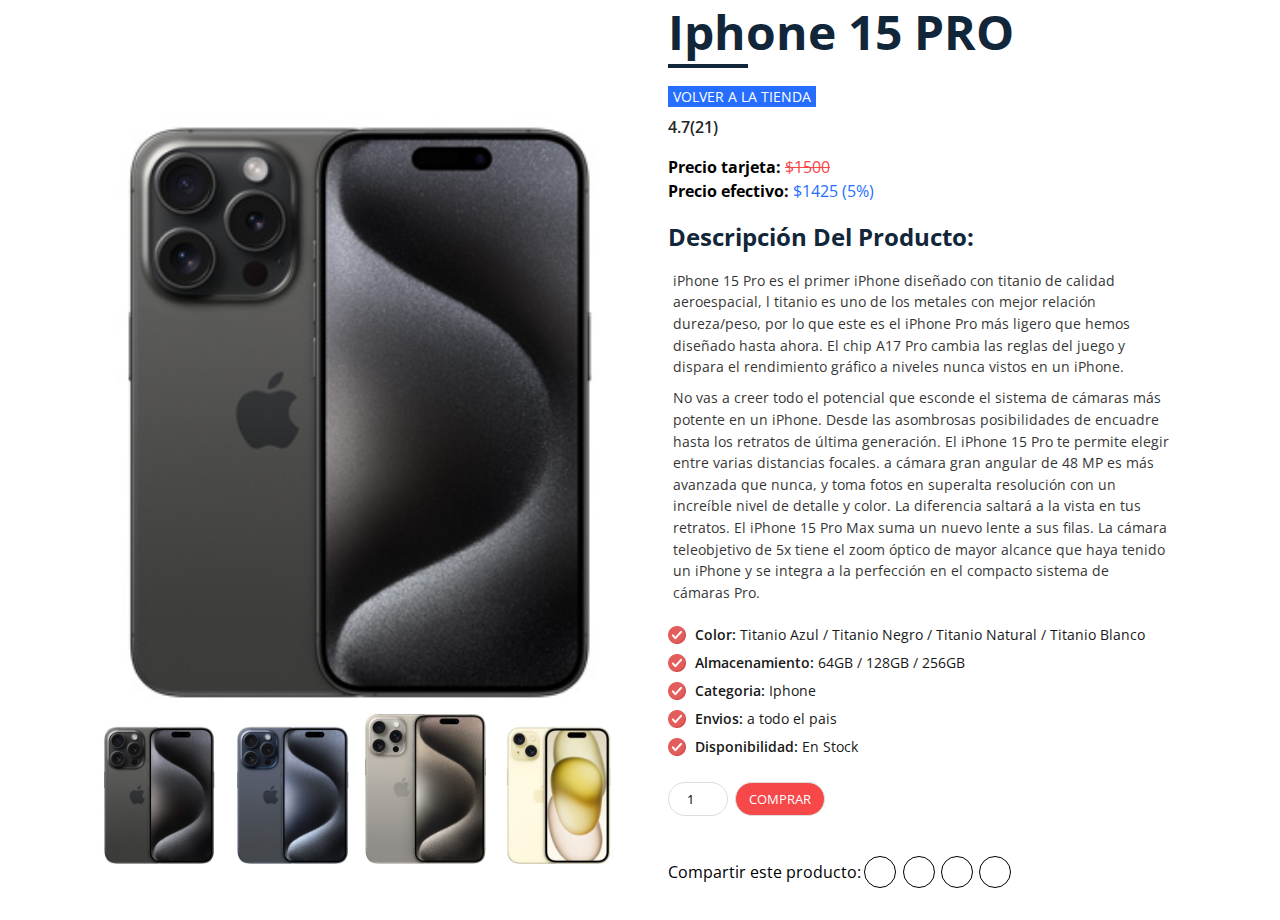
<file: subpaginas/iphone15/iphone15.html>
<!DOCTYPE html>
<html>
  <head>
    <meta charset="utf-8">
    <meta http-equiv="X-UA-Compatible" content="IE=edge">
    <title>Detalles Del Producto Apple</title>
    <meta name="viewport" content="width=device-width, initial-scale=1">
    <link rel="stylesheet" href="styleiphone.css">
    <link rel="stylesheet" href="https://cdnjs.cloudflare.com/ajax/libs/font-awesome/5.15.1/css/all.min.css" integrity="sha512-+4zCK9k+qNFUR5X+cKL9EIR+ZOhtIloNl9GIKS57V1MyNsYpYcUrUeQc9vNfzsWfV28IaLL3i96P9sdNyeRssA==" crossorigin="anonymous" />
  </head>
  <body>
    
    <div class = "card-wrapper">
      <div class = "card">
        <!-- card left -->
        <div class = "product-imgs">
          <div class = "img-display">
            <div class = "img-showcase">
              <img src = "shoes_images/shoe_1.jpg" alt = "shoe image">
              <img src = "shoes_images/shoe_2.jpg" alt = "shoe image">
              <img src = "shoes_images/shoe_3.jpg" alt = "shoe image">
              <img src = "shoes_images/shoe_4.jpg" alt = "shoe image">
            </div>
          </div>
          <div class = "img-select">
            <div class = "img-item">
              <a href = "#" data-id = "1">
                <img src = "shoes_images/shoe_1.jpg" alt = "shoe image">
              </a>
            </div>
            <div class = "img-item">
              <a href = "#" data-id = "2">
                <img src = "shoes_images/shoe_2.jpg" alt = "shoe image">
              </a>
            </div>
            <div class = "img-item">
              <a href = "#" data-id = "3">
                <img src = "shoes_images/shoe_3.jpg" alt = "shoe image">
              </a>
            </div>
            <div class = "img-item">
              <a href = "#" data-id = "4">
                <img src = "shoes_images/shoe_4.jpg" alt = "shoe image">
              </a>
            </div>
          </div>
        </div>
        <!-- card right -->
        <div class = "product-content">
          <h2 class = "product-title">Iphone 15 PRO</h2>
          <a href="javascript: history.go(-1)" class = "product-link">Volver a la Tienda</a>
          <div class = "product-rating">
            <i class = "fas fa-star"></i>
            <i class = "fas fa-star"></i>
            <i class = "fas fa-star"></i>
            <i class = "fas fa-star"></i>
            <i class = "fas fa-star-half-alt"></i>
            <span>4.7(21)</span>
          </div>

          <div class = "product-price">
            <p class = "last-price">Precio tarjeta: <span>$1500</span></p>
            <p class = "new-price">Precio efectivo: <span>$1425 (5%)</span></p>
          </div>

          <div class = "product-detail">
            <h2>Descripción del producto: </h2>
            <p> iPhone 15 Pro es el primer iPhone diseñado con titanio de calidad aeroespacial, l titanio es uno de los metales con mejor relación dureza/peso, por lo que este es el iPhone Pro más ligero que hemos diseñado hasta ahora. El chip A17 Pro cambia las reglas del juego y dispara el rendimiento gráfico a niveles nunca vistos en un iPhone.</p>
            <p>No vas a creer todo el potencial que esconde el sistema de cámaras más potente en un iPhone. Desde las asombrosas posibilidades de encuadre hasta los retratos de última generación. El iPhone 15 Pro te permite elegir entre varias distancias focales. a cámara gran angular de 48 MP es más avanzada que nunca, y toma fotos en superalta resolución con un increíble nivel de detalle y color. La diferencia saltará a la vista en tus retratos. El iPhone 15 Pro Max suma un nuevo lente a sus filas. La cámara teleobjetivo de 5x tiene el zoom óptico de mayor alcance que haya tenido un iPhone y se integra a la perfección en el compacto sistema de cámaras Pro.</p>
            <ul>
              <li>Color: <span>Titanio Azul / Titanio Negro / Titanio Natural / Titanio Blanco</span></li>
              <li>Almacenamiento: <span>64GB / 128GB / 256GB</span></li>
              <li>Categoria: <span>Iphone</span></li>
              <li>Envios: <span> a todo el pais</span></li>
              <li>Disponibilidad: <span>En Stock</span></li>
            </ul>
          </div>

          <div class = "purchase-info">
            <input type = "number" min = "0" value = "1">
            <button type = "button" class = "btn">
              COMPRAR <i class = "fas fa-shopping-cart"></i>
            </button>
          </div>

          <div class = "social-links">
            <p>Compartir este producto: </p>
            <a href = "#">
              <i class = "fab fa-facebook-f"></i>
            </a>
            <a href = "#">
              <i class = "fab fa-twitter"></i>
            </a>
            <a href = "#">
              <i class = "fab fa-instagram"></i>
            </a>
            <a href = "#">
              <i class = "fab fa-whatsapp"></i>
            </a>
          </div>
        </div>
      </div>
    </div>

    
    <script src="script.js"></script>
  </body>
</html>
</file>
<file: subpaginas/iphone15/styleiphone.css>
@import url('https://fonts.googleapis.com/css2?family=Open+Sans:wght@300;400;600;700;800&display=swap');

*{
    box-sizing: border-box;
    padding: 0;
    margin: 0;
    font-family: 'Open Sans', sans-serif;
}
body{
    line-height: 1.5;
}
.card-wrapper{
    max-width: 1100px;
    margin: 0 auto;
}
img{
    width: 100%;
    display: block;
}
.img-display{
    overflow: hidden;
}
.img-showcase{
    display: flex;
    width: 100%;
    transition: all 0.5s ease;
}
.img-showcase img{
    min-width: 100%;
}
.img-select{
    display: flex;
}
.img-item{
    margin: 0.3rem;
}
.img-item:nth-child(1),
.img-item:nth-child(2),
.img-item:nth-child(3){
    margin-right: 0;
}
.img-item:hover{
    opacity: 0.8;
}
.product-content{
    padding: 2rem 1rem;
}
.product-title{
    font-size: 3rem;
    text-transform: capitalize;
    font-weight: 700;
    position: relative;
    color: #12263a;
    margin: 1rem 0;
}
.product-title::after{
    content: "";
    position: absolute;
    left: 0;
    bottom: 0;
    height: 4px;
    width: 80px;
    background: #12263a;
}
.product-link{
    text-decoration: none;
    text-transform: uppercase;
    font-weight: 400;
    font-size: 0.9rem;
    display: inline-block;
    margin-bottom: 0.5rem;
    background: #256eff;
    color: #fff;
    padding: 0 0.3rem;
    transition: all 0.5s ease;
}
.product-link:hover{
    opacity: 0.9;
}
.product-rating{
    color: #ffc107;
}
.product-rating span{
    font-weight: 600;
    color: #252525;
}
.product-price{
    margin: 1rem 0;
    font-size: 1rem;
    font-weight: 700;
}
.product-price span{
    font-weight: 400;
}
.last-price span{
    color: #f64749;
    text-decoration: line-through;
}
.new-price span{
    color: #256eff;
}
.product-detail h2{
    text-transform: capitalize;
    color: #12263a;
    padding-bottom: 0.6rem;
}
.product-detail p{
    font-size: 0.9rem;
    padding: 0.3rem;
    opacity: 0.8;
}
.product-detail ul{
    margin: 1rem 0;
    font-size: 0.9rem;
}
.product-detail ul li{
    margin: 0;
    list-style: none;
    background: url(shoes_images/checked.png) left center no-repeat;
    background-size: 18px;
    padding-left: 1.7rem;
    margin: 0.4rem 0;
    font-weight: 600;
    opacity: 0.9;
}
.product-detail ul li span{
    font-weight: 400;
}
.purchase-info{
    margin: 1.5rem 0;
}
.purchase-info input,
.purchase-info .btn{
    border: 1.5px solid #ddd;
    border-radius: 25px;
    text-align: center;
    padding: 0.45rem 0.8rem;
    outline: 0;
    margin-right: 0.2rem;
    margin-bottom: 1rem;
}
.purchase-info input{
    width: 60px;
}
.purchase-info .btn{
    cursor: pointer;
    color: #fff;
}
.purchase-info .btn:first-of-type{
    background: #256eff;
}
.purchase-info .btn:last-of-type{
    background: #f64749;
}
.purchase-info .btn:hover{
    opacity: 0.9;
}
.social-links{
    display: flex;
    align-items: center;
}
.social-links a{
    display: flex;
    align-items: center;
    justify-content: center;
    width: 32px;
    height: 32px;
    color: #000;
    border: 1px solid #000;
    margin: 0 0.2rem;
    border-radius: 50%;
    text-decoration: none;
    font-size: 0.8rem;
    transition: all 0.5s ease;
}
.social-links a:hover{
    background: #000;
    border-color: transparent;
    color: #fff;
}

@media screen and (min-width: 992px){
    .card{
        display: grid;
        grid-template-columns: repeat(2, 1fr);
        grid-gap: 1.5rem;
    }
    .card-wrapper{
        height: 100vh;
        display: flex;
        justify-content: center;
        align-items: center;
    }
    .product-imgs{
        display: flex;
        flex-direction: column;
        justify-content: center;
    }
    .product-content{
        padding-top: 0;
    }
}
</file>
